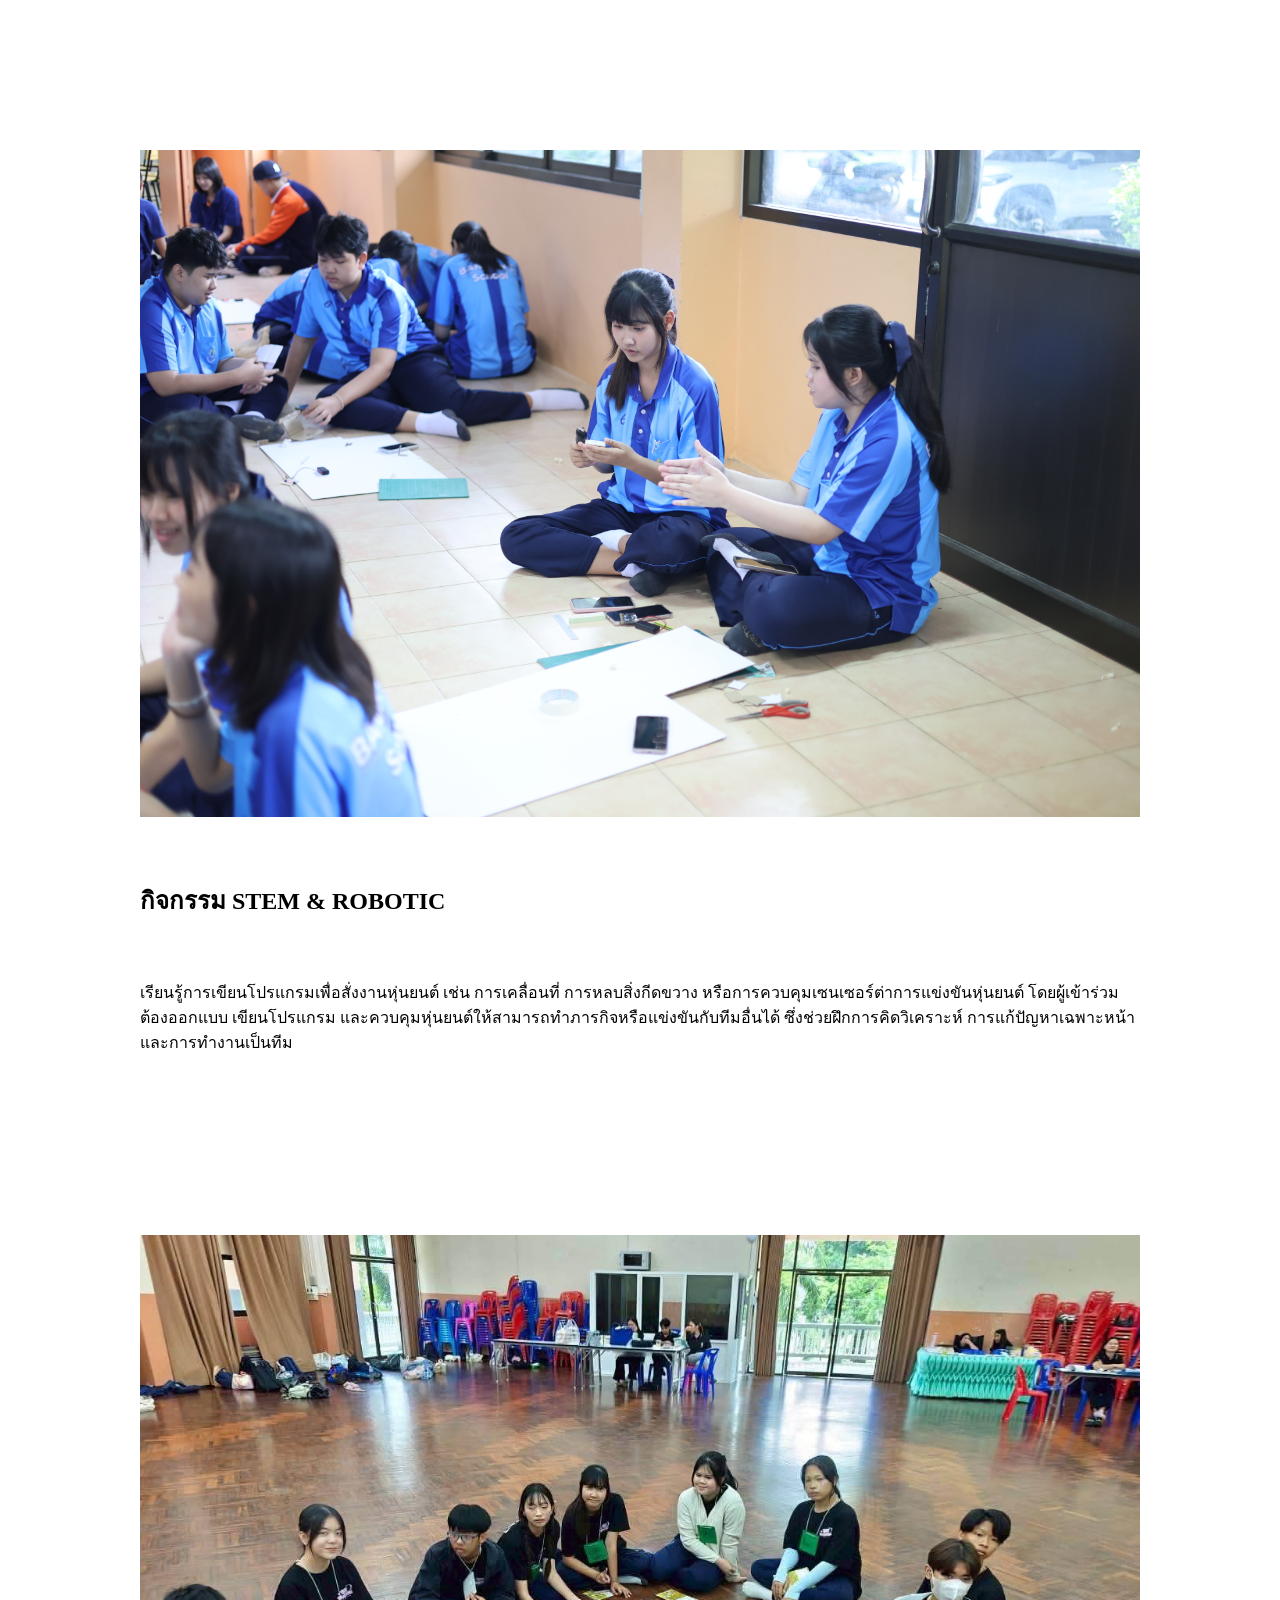
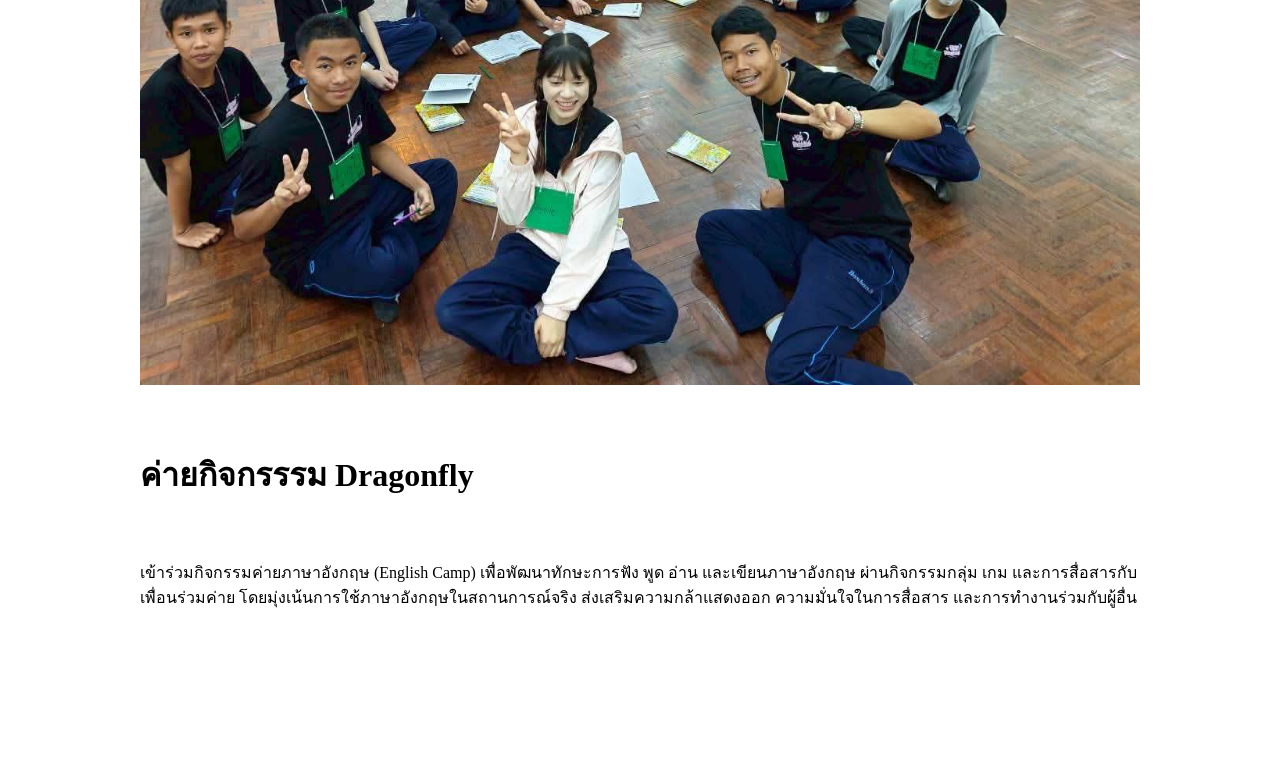
<file: activity.html>
<!DOCTYPE html>
<html lang="en">
<head>
    <meta charset="UTF-8">
    <meta name="viewport" content="width=device-width, initial-scale=1.0">
    <title>กิจกรรม/รางวัลที่ภาคภูมิใจ</title>
    <link rel="stylesheet" href="css/activity.css">
</head>
<body>
    <section class="banner">
        <div class="banner-info">
            <img src="img/IMG_0048.JPG" alt="">
            <h1>กิจกรรม STEM & ROBOTIC</h1>
            <p>เรียนรู้การเขียนโปรแกรมเพื่อสั่งงานหุ่นยนต์ เช่น การเคลื่อนที่ การหลบสิ่งกีดขวาง หรือการควบคุมเซนเซอร์ต่าการแข่งขันหุ่นยนต์ โดยผู้เข้าร่วมต้องออกแบบ เขียนโปรแกรม และควบคุมหุ่นยนต์ให้สามารถทำภารกิจหรือแข่งขันกับทีมอื่นได้ ซึ่งช่วยฝึกการคิดวิเคราะห์ การแก้ปัญหาเฉพาะหน้า และการทำงานเป็นทีม</p>
        </div>
    </section>
    <main>
        <div>
            <img src="img/42877.jpg" alt="">
            <h1>ค่ายกิจกรรรม Dragonfly</h1>
            <p>เข้าร่วมกิจกรรมค่ายภาษาอังกฤษ (English Camp) เพื่อพัฒนาทักษะการฟัง พูด อ่าน และเขียนภาษาอังกฤษ ผ่านกิจกรรมกลุ่ม เกม และการสื่อสารกับเพื่อนร่วมค่าย โดยมุ่งเน้นการใช้ภาษาอังกฤษในสถานการณ์จริง ส่งเสริมความกล้าแสดงออก ความมั่นใจในการสื่อสาร และการทำงานร่วมกับผู้อื่น</p>
        </div>
    </main>
    
</body>
</html>
</file>
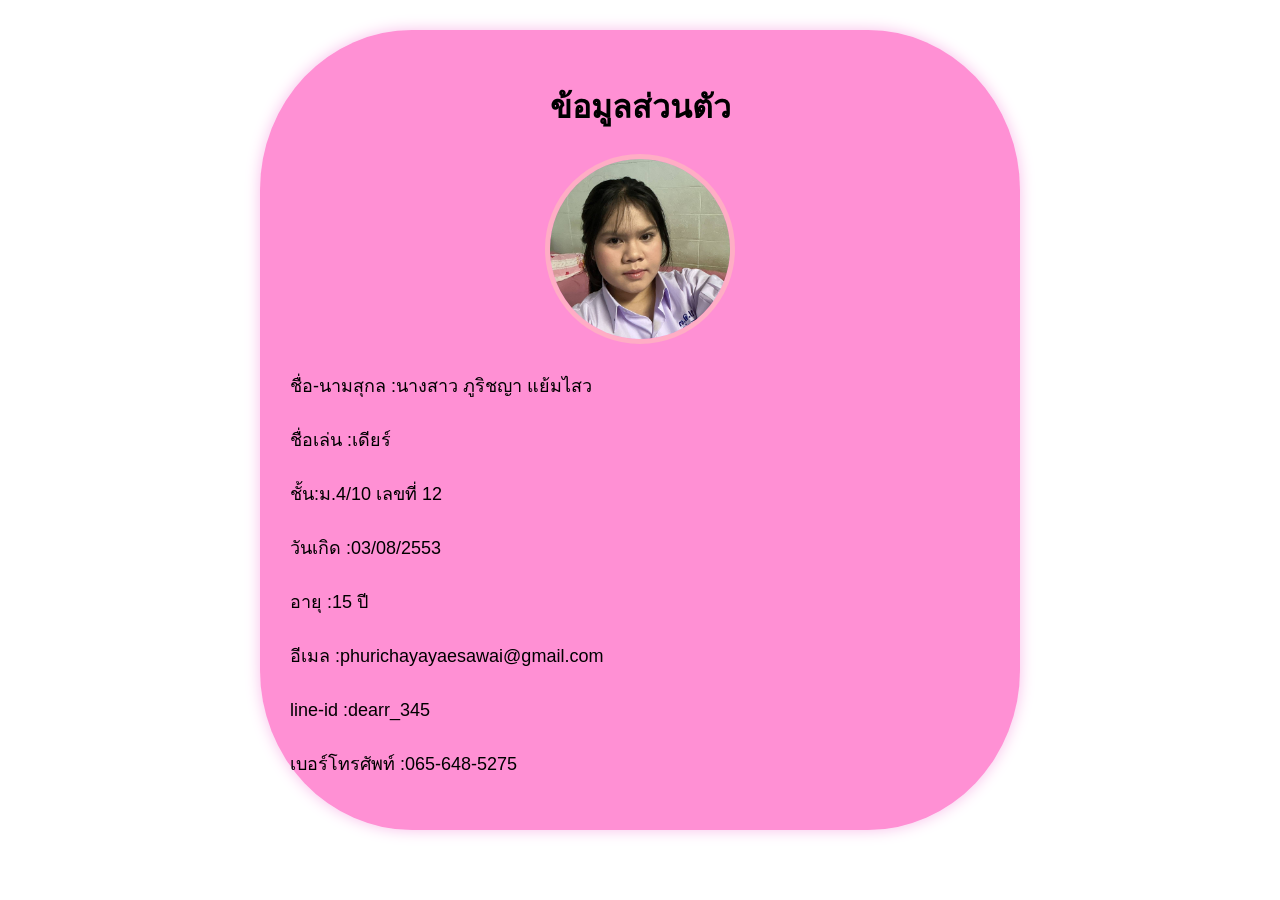
<file: contact.html>
<!DOCTYPE html>
<html lang="en">
<head>
    <link rel="stylesheet" href="css/contact-style.css">
    <meta charset="UTF-8">
    <meta name="viewport" content="width=device-width, initial-scale=1.0">
    <title>ข้อมูลติดต่อ</title>
</head>
<body>
    <div class="container">
<h1>ข้อมูลส่วนตัว</h1>
<img src="img/profile.png" alt="">
<div class="info">
    <p>ชื่อ-นามสุกล :นางสาว ภูริชญา แย้มไสว</p>
    <p>ชื่อเล่น :เดียร์</p>
    <p> ชั้น:ม.4/10 เลขที่ 12</p>
    <p>วันเกิด :03/08/2553</p>
    <p>อายุ :15 ปี</p>
    <p>อีเมล :phurichayayaesawai@gmail.com</p>
    <p>line-id :dearr_345</p>
    <p>เบอร์โทรศัพท์ :065-648-5275</p>
</div>
    
       
</div>
    
</body>
</html>
</file>
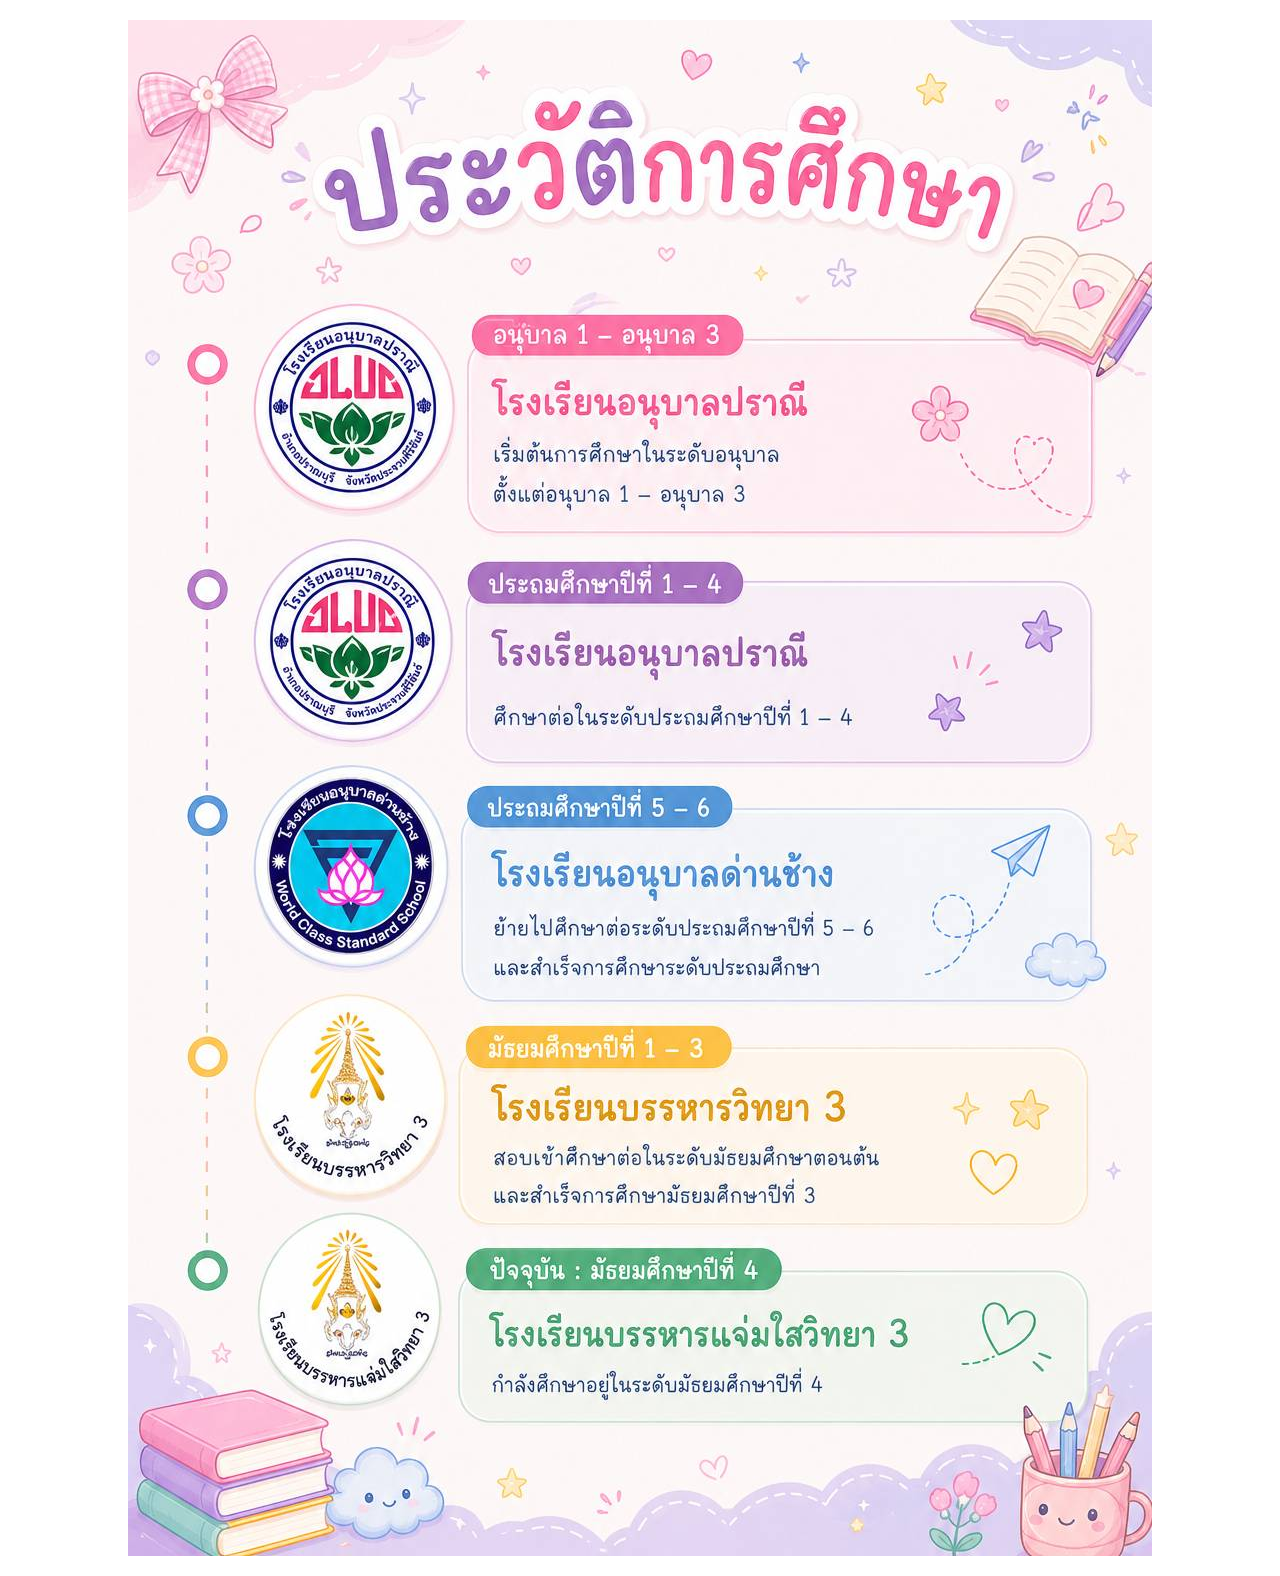
<file: education.html>
<!DOCTYPE html>
<html lang="en">
<head>
    <meta charset="UTF-8">
    <meta name="viewport" content="width=device-width, initial-scale=1.0">
    <title>ประวัติการศึกษา</title>
    <link rel="stylesheet" href="css/education.css">
   <body>
    <img src="img\45139.jpg" alt="">
   </body>     

<head>
</html>
</file>
<file: css/activity.css>
*{
    margin: 0;
    padding: 30px;
}
.banner img{
    max-width: 1000px;
    height: auto;
}
.banner{
    display: flex;
    justify-content: center;
    align-items: baseline;
}

main{
    display: flex;
    justify-content: center;
}

main div img{
    max-width: 1000px;
    height: auto;
}
</file>
<file: css/contact-style.css>
body{
    font-family: Arial, Helvetica, sans-serif;
    background-color:linear-greadient(to right , rgb(214, 150, 219),pink,);
    margin: 0;
    padding: 30px;
}
.container{
    max-width: 700px;
    margin: auto;
    background-color: rgb(255, 144, 212);
    padding: 30px;
    border-radius: 20%;
    box-shadow: 0 0 15px rgb(248, 191, 234);
    text-align: center;
}
img{
    width: 180px;
    height: 180px;
    border-radius: 50%;
    border: 5px solid rgb(255, 173, 197);
    object-fit: cover;
}
hi{
    color: bisque;
}
.info{
    text-align: left;
    margin-top: 20px;
    line-height: 2;
    font-size: 18px;
}
span{
    font-weight: bold;
    color: blanchedalmond;
}
</file>
<file: css/education.css>
*{
    margin: 0%;
    padding: 0;
    box-sizing: border-box;
}

body {
    min-height: 100vh;
    display: flex;
    justify-content: center;
    align-items: center;
    padding: 20px;
}
.banner{
    display: flex;
    justify-content: center;
    align-items: center;
}
.banner img{
    max-width: 1400px;
    width: 90%;
    height: auto;
    border-radius: 10px;
    box-shadow: 0 10px 30px rgba(0, 0, 0, 0.15);
}
</file>
